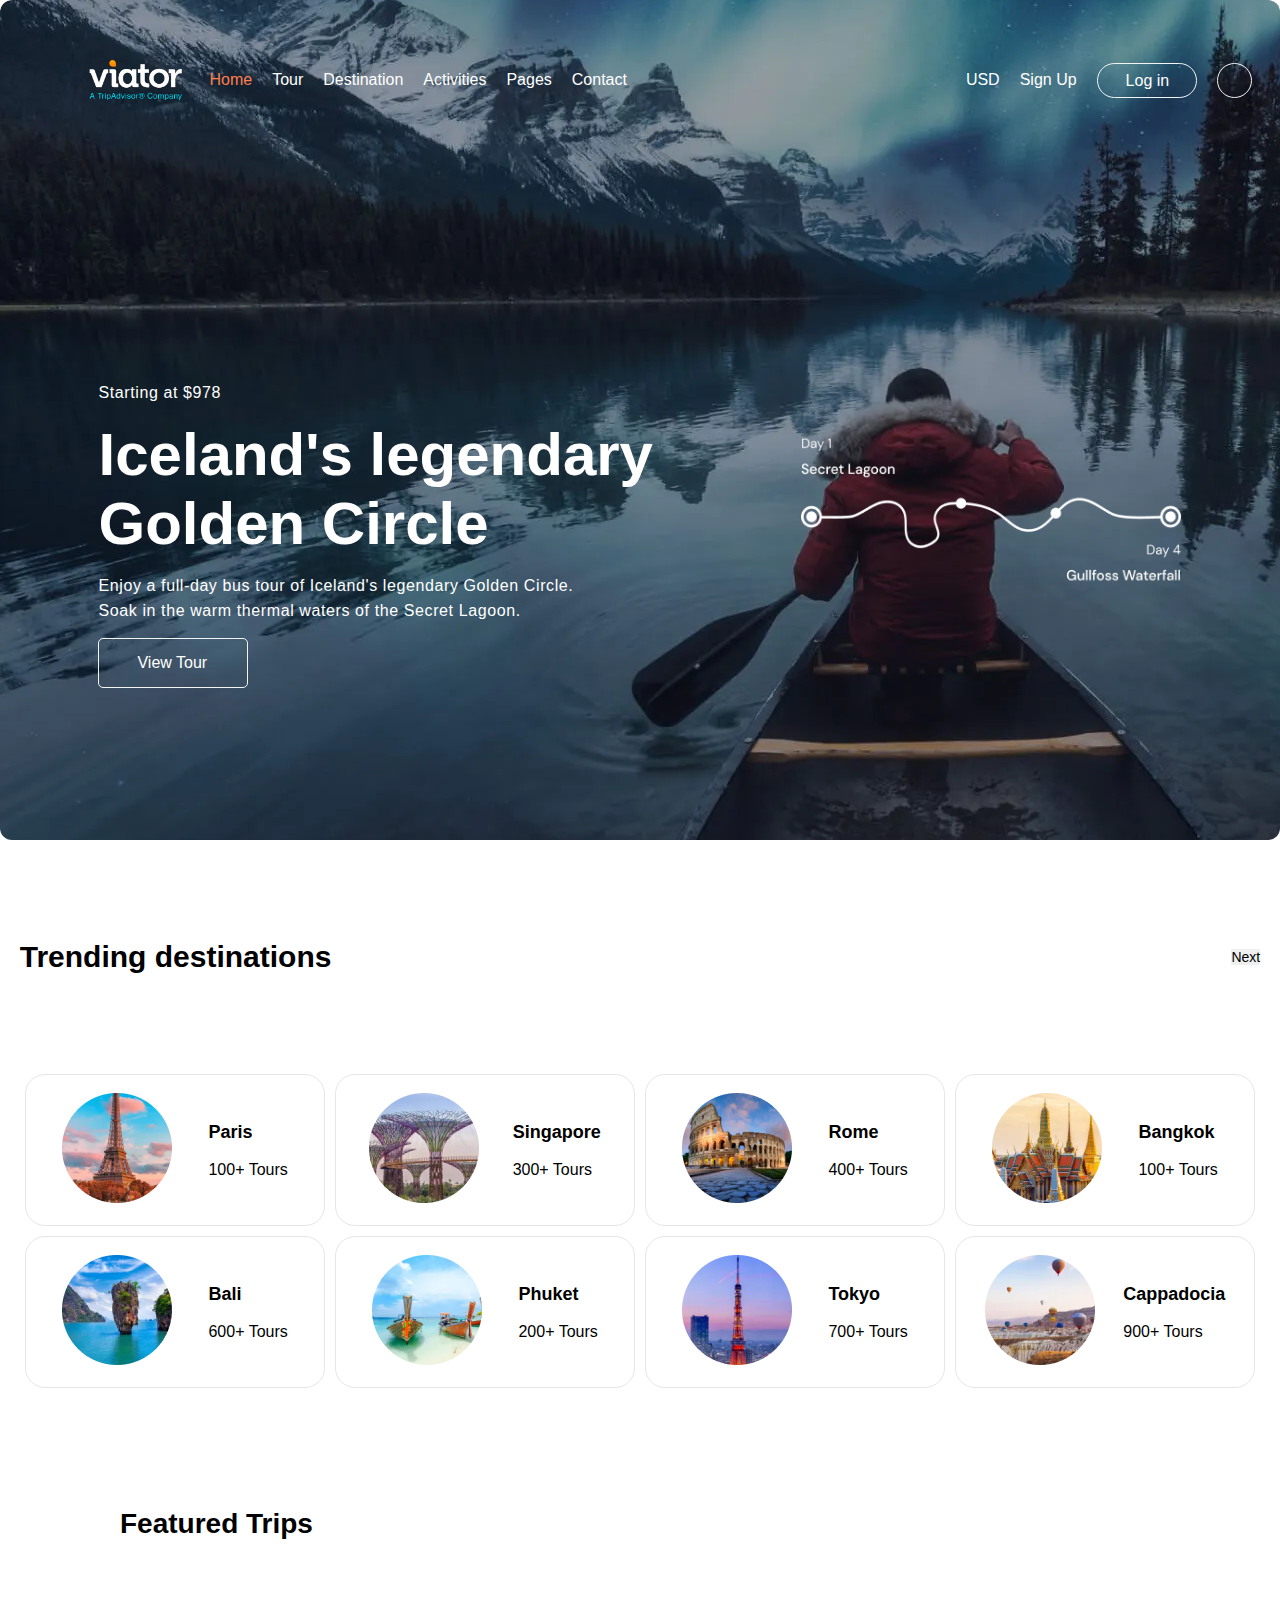
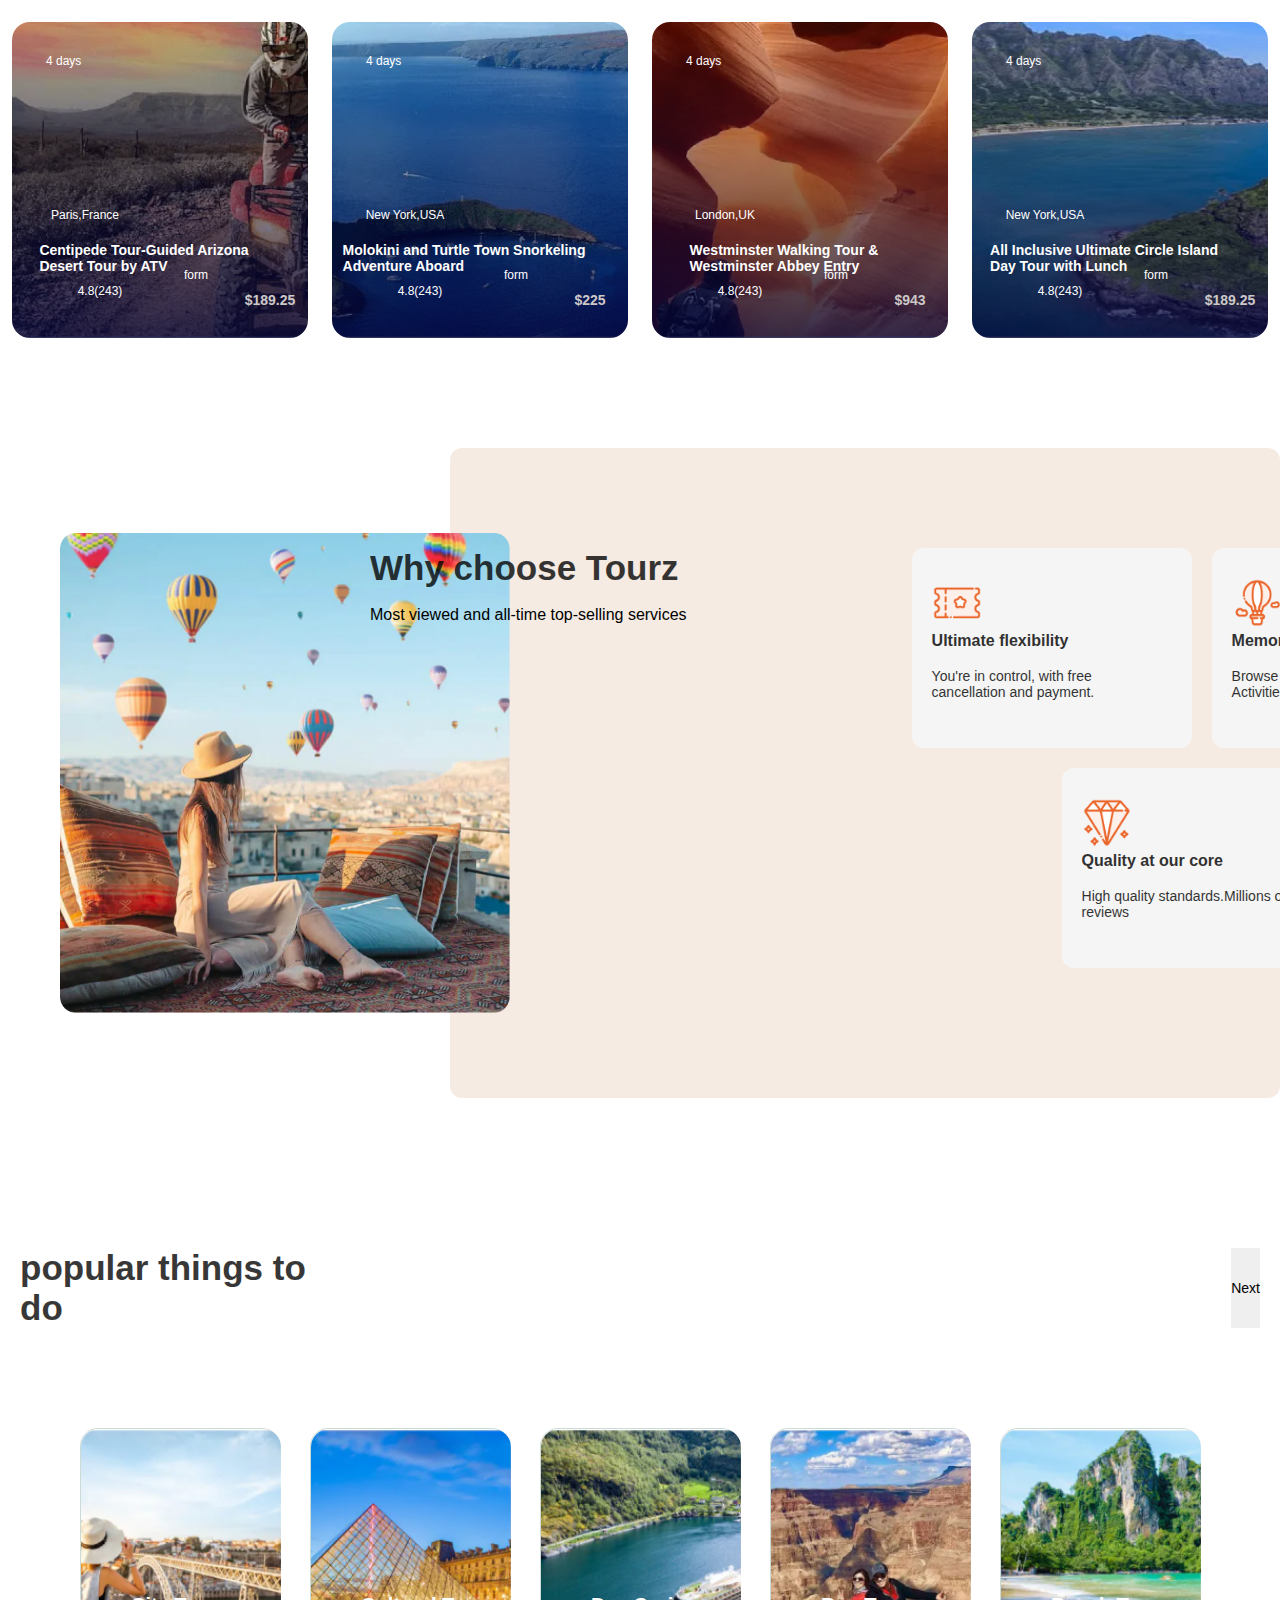
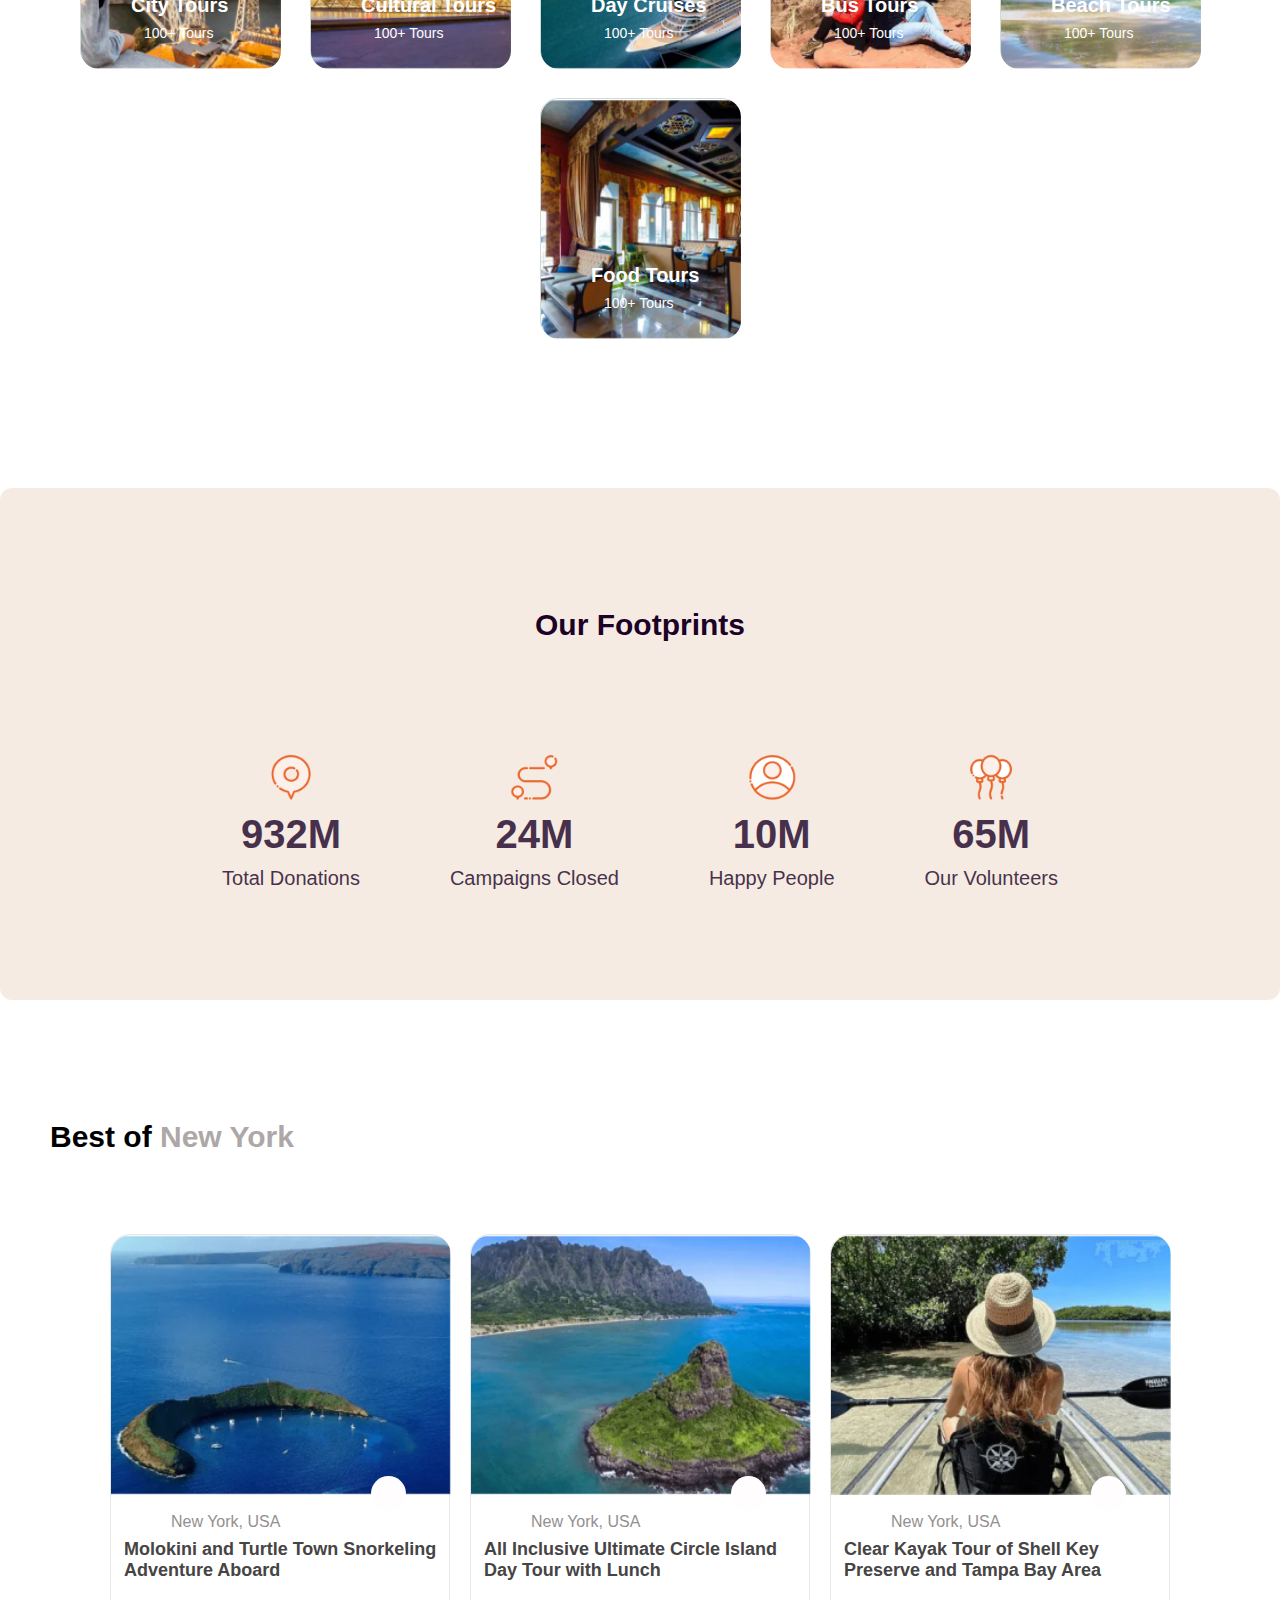
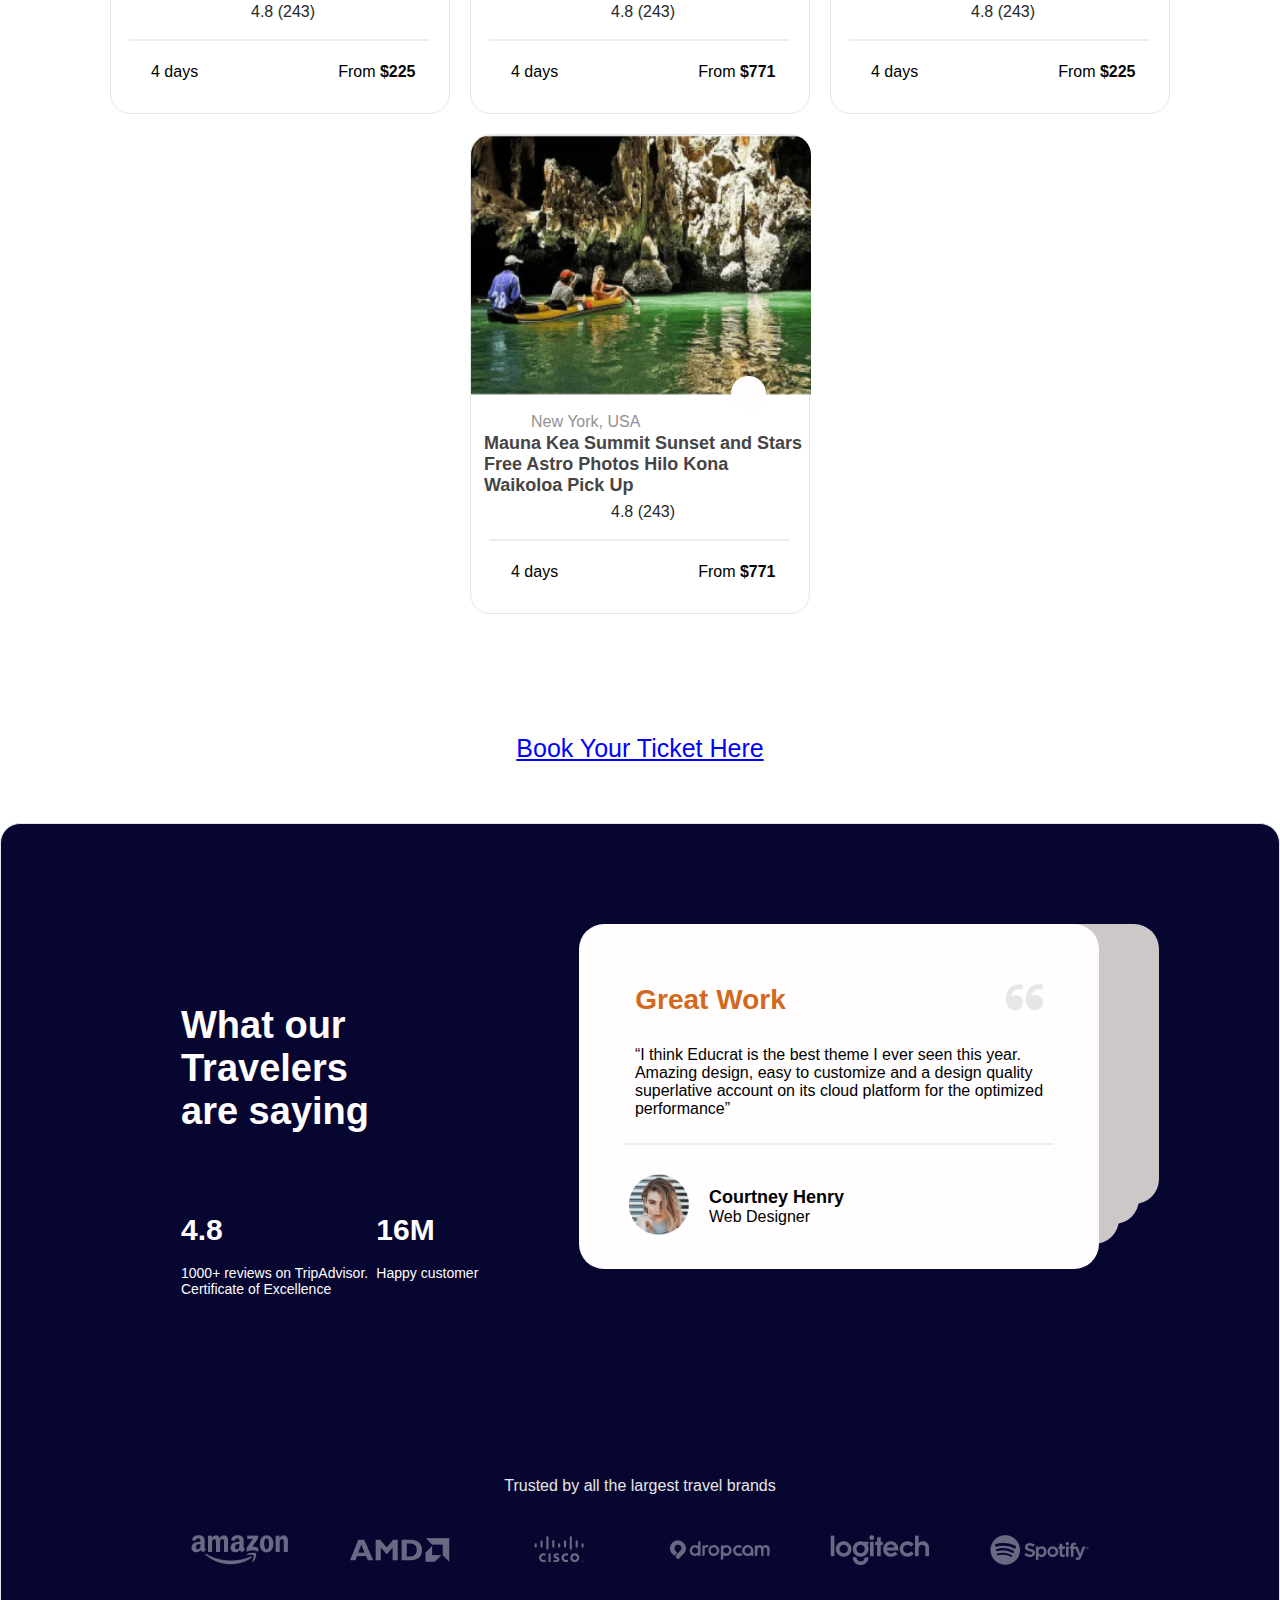
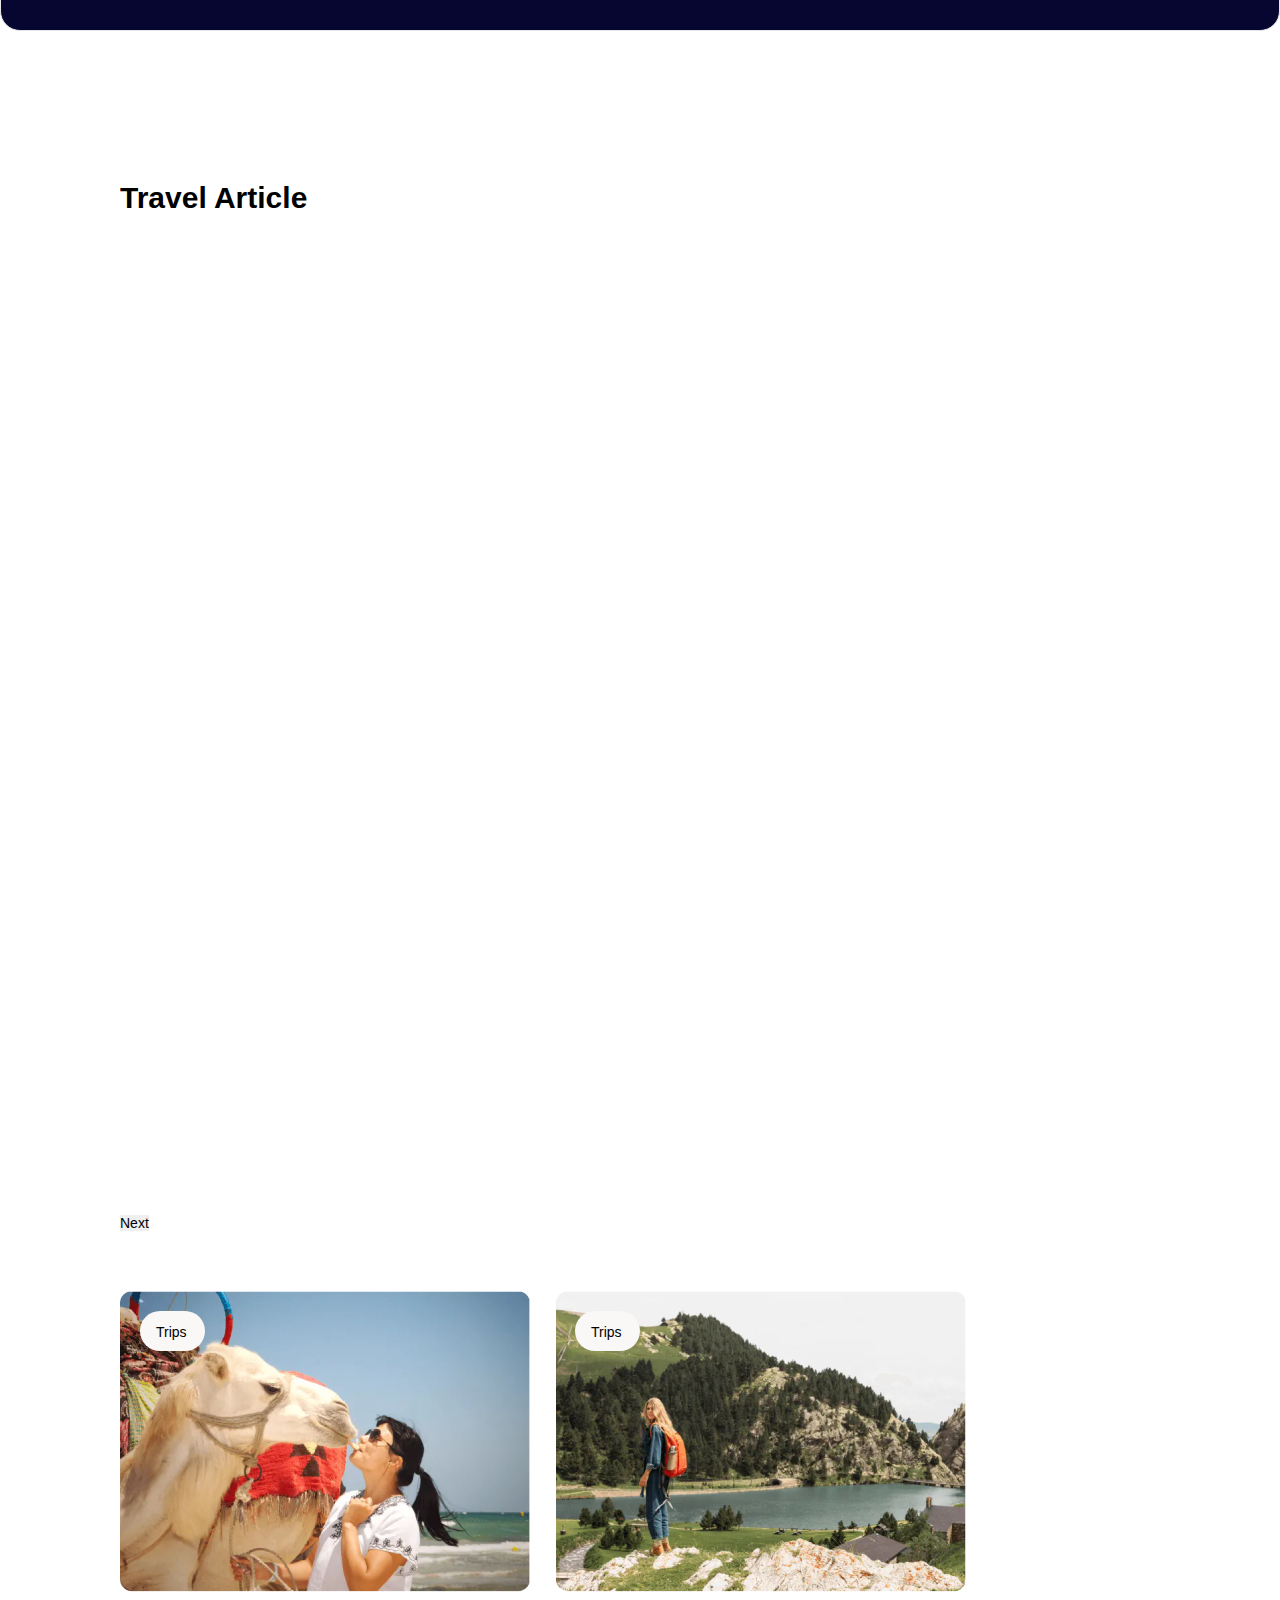
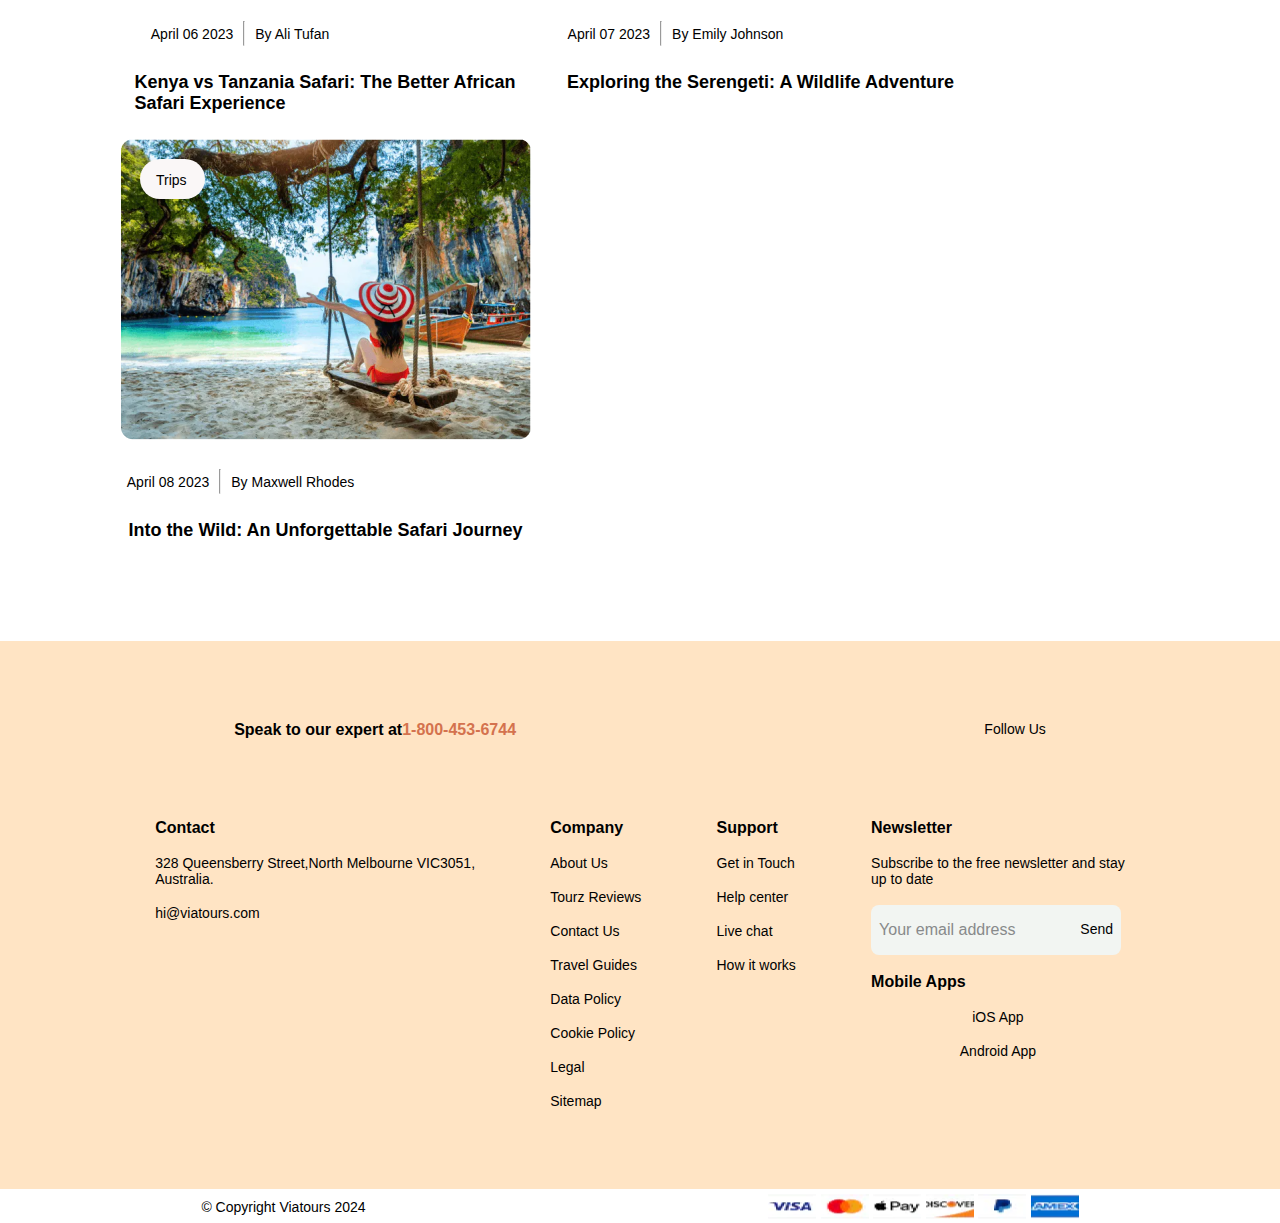
<file: index.html>
<!DOCTYPE html>
<html lang="en">
<head>
    <meta charset="UTF-8">
    <meta name="viewport" content="width=device-width, initial-scale=1.0">
    <title>Home-9travel</title>

    <!-- Stylesheet  -->
    <link rel="stylesheet" href="./style.css" />

    <!-- Font Asw-some  -->
    <link
        rel="stylesheet"
        href="https://cdnjs.cloudflare.com/ajax/libs/font-awesome/6.5.1/css/all.min.css"
        integrity="sha512-DTOQO9RWCH3ppGqcWaEA1BIZOC6xxalwEsw9c2QQeAIftl+Vegovlnee1c9QX4TctnWMn13TZye+giMm8e2LwA=="
        crossorigin="anonymous"
        referrerpolicy="no-referrer"
    />

    <!-- Google Fonts  -->
    <link rel="preconnect" href="https://fonts.googleapis.com" />
    
</head>
<body>
<section class="container">
    <div class="header-container">
         <!-- navbar --><!-- hero-section-->
        <div class="nav">
            <div class="menubar">
                <div class="menu-left">
                    <img src="./assets/viator-logo.png" alt="logo">
                    <p>Home</p>
                </div>
                <div class="nav-links">
                    <a href="#Tour">Tour</a>
                    <a href="#Destination">Destination</a>
                    <a href="#Activities">Activities</a>
                    <a href="#Pages">Pages</a>
                    <a href="#Contact">Contact</a>
                </div>
            </div>
            <div class="menubar">
                <div class="menu-right">
                    <a href="#USD">USD</a>
                    <a href="#Sign-up">Sign Up</a>
                    <div class="box1">Log in</div>
                    <div class="box"></div>  
                </div>
            </div>
            <div class="burger">
                <div class="line1"></div>
                <div class="line2"></div>
                <div class="line3"></div>
            </div>
        </div>
        <div class="hero-main">
            <div class="content-heading">
                <p>Starting at $978</p>
                <h1>Iceland's legendary<span></span>Golden Circle</h1>
                <p>Enjoy a full-day bus tour of Iceland's legendary Golden Circle.<span></span>
                    Soak in the warm thermal waters of the Secret Lagoon.</p>
                <div class="box2">View Tour</div>
            </div>
            <div class="img">
                <img src="./assets/root1.png" alt="">
            </div>
        </div>
    </div>
        
    <!---fetch destinations images--->
    <section class="TD">
        <div class="trending-pictures">
            <div class="TP-heading">
                <h2>Trending destinations</h2>
                <button class="next" id="nextBtn"><a href="index1.html">Next</a></button>
            </div>
            <div class="TP-cards">
                <div class="TPC-item1">
                    <div class="TPC-items">
                        <div class="TP-img">
                            <img src="./assets/image (7).png" alt="#">
                        </div>
                        <div class="NT">
                            <h6>Paris</h6><br>
                            <p>100+ Tours</p>
                        </div>
                    </div>
                </div>
                <div class="TPC-item2">
                    <div class="TPC-items">
                        <div class="TP-img">
                            <img src="./assets/image (8).png" alt="">
                        </div>
                        <div class="NT">
                            <h6>Singapore</h6><br>
                            <p>300+ Tours</p>
                        </div>
                    </div>
                </div>
                <div class="TPC-item3">
                    <div class="TPC-items">
                        <div class="TP-img">
                            <img src="./assets/image (9).png" alt="">
                        </div>
                        <div class="NT">
                            <h6>Rome</h6><br>
                            <p>400+ Tours</p>
                        </div>
                    </div>
                </div>
                <div class="TPC-item4">
                    <div class="TPC-items">
                        <div class="TP-img">
                            <img src="./assets/image (10).png" alt="">
                        </div>
                        <div class="NT">
                            <h6>Bangkok</h6><br>
                            <p>100+ Tours</p>
                        </div>
                    </div>
                </div>
                <div class="TPC-item5">
                    <div class="TPC-items">
                        <div class="TP-img">
                            <img src="./assets/image (6).png" alt="">
                        </div>
                        <div class="NT">
                            <h6>Bali</h6><br>
                            <p>600+ Tours</p>
                        </div>
                    </div>
                </div>
                <div class="TPC-item6">
                    <div class="TPC-items">
                        <div class="TP-img">
                            <img src="./assets/image (5).png" alt="">
                        </div>
                        <div class="NT">
                            <h6>Phuket</h6><br>
                            <p>200+ Tours</p>
                        </div>
                    </div>
                </div>
                <div class="TPC-item7">
                    <div class="TPC-items">
                        <div class="TP-img">
                            <img src="./assets/image (4).png" alt="">
                        </div>
                        <div class="NT"> 
                            <h6>Tokyo</h6><br>
                            <p>700+ Tours</p>
                        </div>
                    </div>
                </div>
                <div class="TPC-item8">
                    <div class="TPC-items">
                        <div class="TP-img">
                            <img src="./assets/image (1).png" alt="">
                        </div>
                        <div class="NT">
                            <h6>Cappadocia</h6><br>
                            <p>900+ Tours</p>
                        </div>
                    </div>
                </div>
            </div>
        </div>
    </section>        

    <!--  Featured images minimax-->
    <section class="featured-pictures">
        <div class="featured">
            <h1 class="featured-heading">Featured Trips</h1>
            <div class="featured-cards">
                <div class="feat-cards-item">
                    <img src="./assets/Link (9).png" alt="#" class="image1" onclick="change(this)">
                    <div class="feat-cards-items">
                        <P class="days">4 days</P>
                        <div class="msg">
                            <p class="location">Paris,France</p>
                            <h4 class="area">Centipede Tour-Guided Arizona<span></span>Desert Tour by ATV</h4>
                            <p class="rating">4.8(243)</p>
                        </div>
                        <div class="fc">
                            <p class="fr">form</p>
                            <h3 class="cost">$189.25</h3>
                        </div>
                    </div>
                </div>
                <div class="feat-cards-item">
                    <img src="./assets/Link (10).png" alt="#" class="image1" onclick="change(this)">
                    <div class="feat-cards-items">
                        <P class="days">4 days</P>
                        <div class="msg">
                            <p class="location">New York,USA</p>
                            <h4 class="area">Molokini and Turtle Town Snorkeling<span></span>Adventure Aboard</h4>
                            <p class="rating">4.8(243)</p>
                        </div>
                        <div class="fc">
                            <p class="fr">form</p>
                            <h3 class="cost">$225</h3>
                        </div>
                    </div>
                </div>
                <div class="feat-cards-item">
                    <img src="./assets/Link (11).png" alt="#" class="image1" onclick="change(this)">
                    <div class="feat-cards-items">
                        <P class="days">4 days</P>
                        <div class="msg">
                            <p class="location">London,UK</p>
                            <h4 class="area">Westminster Walking Tour & <span></span>Westminster Abbey Entry</h4>
                            <p class="rating">4.8(243)</p>
                        </div>
                        <div class="fc">
                            <p class="fr">form</p>
                            <h3 class="cost">$943</h3>
                        </div>
                    </div>
                </div>
                <div class="feat-cards-item">
                    <img src="./assets/Link (1).png" alt="#" class="image1" onclick="change(this)">
                    <div class="feat-cards-items">
                        <P class="days">4 days</P>
                        <div class="msg">
                            <p class="location">New York,USA</p>
                            <h4 class="area">All Inclusive Ultimate Circle Island<span></span>Day Tour with Lunch</h4>
                            <p class="rating">4.8(243)</p>
                        </div>
                        <div class="fc">
                            <p class="fr">form</p>
                            <h3 class="cost">$189.25</h3>
                        </div>
                    </div>
                </div>
            </div>
        </div>
    </section>
    
    <!-- choosetours -->
    <section class="choosetours">
        <div class="choose-img">
            <img src="./assets/image (01).png" alt="#">
        </div>
        <div class="WCT">
            <div class="choose-heading">
                <h2>Why choose Tourz</h2><br>
                <p>Most viewed and all-time top-selling services</p>
            </div>
            <div class="CCards">
                <div class="choose-card1">
                    <img src="./assets/ticket.svg.png" width=50px; height=50px; alt="#">
                    <h3>Ultimate flexibility</h3><br>
                    <p>You're in control, with free<span></span>cancellation and payment.</p>  
                </div>
                <div class="choose-card1">
                    <img src="./assets/hot-air-balloon.svg.png" width=50px; height=50px; alt="#">
                    <h3>Memorable experiences</h3><br>
                    <p>Browse and book tours and <span></span>Activities so incredible.</p>  
                </div>
                <div class="choose-card1">
                    <img src="./assets/diamond.svg.png" width=50px; height=50px; alt="#">
                    <h3>Quality at our core</h3><br>
                    <p>High quality standards.Millions of<span></span>reviews</p>  
                </div>
            </div>
        </div>
    </section>

    <!-- popular -->
    <section class="popular">
        <div class="PH">
            <div class="popular-heading">
                <h2>popular things to do</h2>
                <button class="next" id="nextBtn"><a href="./index1.html">Next</a></button>
            </div>
            <div class="PC">
                <div class="PCS">
                    <img src="./assets/image (03).png">
                    <h6>City Tours</h6><br>
                    <P>100+ Tours</P>
                </div>
                <div class="PCS">
                    <img src="./assets/image (04).png">
                    <h6>Cultural Tours</h6><br>
                    <P>100+ Tours</P>
                </div>
                <div class="PCS">
                    <img src="./assets/image (05).png">
                    <h6>Day Cruises</h6><br>
                    <P>100+ Tours</P>
                </div>
                <div class="PCS">
                    <img src="./assets/image (06).png">
                    <h6>Bus Tours </h6><br>
                    <P>100+ Tours</P>
                </div>
                <div class="PCS">
                    <img src="./assets/image (07).png">
                    <h6>Beach Tours</h6><br>
                    <P>100+ Tours</P>
                </div>
                <div class="PCS">
                    <img src="./assets/image (08).png">
                    <h6>Food Tours</h6><br>
                    <P>100+ Tours</P>
                </div>
            </div>
        </div>
    </section>

    <!--fetch-products--with-nextButton-->
    
    
    <!--Footprints -->
    <section class="ourfootprint"> 
        <div class="footprint-text">
            <h3>Our Footprints</h3>
        </div>
        <div class="ouritems">
          <div class="ouritems1">
            <img src="./assets/1.svg.png" width=50px; height=50px; alt="#">
              <h2>932M</h2>
              <p>Total Donations</p>
          </div>
          <div class="ouritems1">
            <img src="./assets/2.svg.png" width=50px; height=50px; alt="#">
              <h2>24M</h2>
              <p>Campaigns Closed</p>
          </div>
          <div class="ouritems1">
            <img src="./assets/3.svg.png" width=50px; height=50px;  alt="#">
              <h2>10M</h2>
              <p>Happy People</p>
          </div>
          <div class="ouritems1">
            <img src="./assets/4.svg.png" width=50px; height=50px; alt="#">
              <h2>65M</h2>
              <P>Our Volunteers</P>
          </div>
        </div>
    </section>

    <!-- best-swiper -->
    <section class="best">
        <h2>Best of <span>New York</span></h2>
        <div class="best-cards">
            <div class="CC">
            <img src="/assets/image (11).png" alt="#">
                <div class="CD">
                <div class="CDT">
                    <div class="box4"></div>
                    <p class="A"> New York, USA</p>
                    <h6 class="T">Molokini and Turtle Town<span></span>
                        Snorkeling Adventure Aboard</h6>
                        <p class="R">4.8 (243)</p>
                </div>
                <hr>
                <div class="CN">
                    <p class="D">4 days</p>
                    <p class="F">From <span>$225</span></p>
                    <!-- <h6>$225</h6> -->
                </div>
                </div>
            </div>
            <div class="CC">
                <img src="./assets/image (12).png" alt="#">
                  <div class="CD">
                    <div class="CDT">
                        <div class="box4"></div>
                      <p class="A"> New York, USA</p>
                      <h6 class="T">All Inclusive Ultimate Circle Island<span></span>
                        Day Tour with Lunch</h6>
                          <p class="R">4.8 (243)</p>
                    </div>
                    <hr>
                    <div class="CN">
                      <p class="D">4 days</p>
                      <p class="F">From <span>$771</span></p>
                      <!-- <h6>$771</h6> -->
                    </div>
            </div>
            </div>
            <div class="CC">
                <img src="./assets/image (13).png" alt="#">
                <div class="CD">
                    <div class="CDT">
                        <div class="box4"></div>
                    <p class="A"> New York, USA</p>
                    <h6 class="T">Clear Kayak Tour of Shell Key<span></span>
                        Preserve and Tampa Bay Area</h6>
                        <p class="R">4.8 (243)</p>
                    </div>
                    <hr>
                    <div class="CN">
                    <p class="D">4 days</p>
                    <p class="F">From <span>$225</span></p>
                    </div>
                </div>
            </div>
            <div class="CC">
                <img src="./assets/image (14).png" alt="#">
                <div class="CD">
                    <div class="CDT">
                        <div class="box4"></div>
                        <p class="A"> New York, USA</p>
                        <h6 class="T1">Mauna Kea Summit Sunset and<span></span>
                        Stars Free Astro Photos Hilo Kona<span></span>
                        Waikoloa Pick Up</h6>
                        <p class="R">4.8 (243)</p>
                    </div>
                    <hr>
                    <div class="CN">
                        <p class="D">4 days</p>
                        <p class="F">From <span>$771</span></p>
                    </div>
                </div>
            </div>
        </div>
    </section>

    <!-- ticket-data on click -->

    <div class="Ticket-Booking">
        <a href="index2.html">Book Your Ticket Here</a>
    </div>
        
    <!-- WTS-section -->
    <section class="WTS-container">
        <div class="RB">
            <div class="RB-heading">
                <h3>What our Travelers<span></span>are saying</h3>
            </div>
            <div class="RB-m">
                <div class="MB-rr">
                    <h2>4.8</h2><br>
                    <p>1000+ reviews on TripAdvisor.<span></span>
                        Certificate of Excellence</p>
                </div>
                <div class="MB-rr">
                    <h2>16M</h2><br>
                    <p> Happy customer</p>
                </div>
            </div>
        </div>
        <div class="box6"></div>
        <div class="box7"></div>
        <div class="box8"></div>
        <div class="box5">
            <div class="MB-content">
                <div class="MB-h">
                    <h6>Great Work</h6>
                    <div class="MB-i">
                        <img src="./assets/SVG.png" alt="#">
                    </div>
                </div>
                <div class="MB-p">
                    <P>“I think Educrat is the best theme I ever seen this year.<span></span>
                        Amazing design, easy to customize and a design quality<span></span>
                        superlative account on its cloud platform for the optimized<span></span>
                        performance”</P>
                </div>
                <hr>
                <div class="MB-ff">
                    <div class="MB-fi">
                        <img src="./assets/image (02).png" alt="#">
                    </div>
                    <div class="MB-fm">
                        <h6>Courtney Henry</h6><span></span>
                        <p>Web Designer</p>
                    </div>
                </div>
            </div>
        </div>
        <div class="WTS-icons">
            <p class="info">Trusted by all the largest travel brands</p>
            <div class="img-icons">
                <div class="II">
                    <img src="./assets/5.svg.png" alt="#">
                </div>
                <div class="II">
                    <img src="./assets/6.svg.png" alt="#">
                </div>
                <div class="II">
                    <img src="./assets/7.svg.png" alt="#">
                </div>
                <div class="II">
                    <img src="./assets/8.svg.png" alt="#">
                </div>
                <div class="II">
                    <img src="./assets/9.svg.png" alt="#">
                </div>
                <div class="II">
                    <img src="./assets/10.svg.png" alt="#">
                </div>
            </div>
        </div>
    </section>
    
    <!-- Travel-article -->
    <section class="Travel-article">
        <div class="TA">
            <div class="travel-pictures">
                <div class="TA-heading">
                    <h2>Travel Article</h2>
                    <button class="next" id="nextBtn"><a href="index1.html">Next</a></button>
                </div>
                <div class="TA-cards">
                    <div class="TAC-item1">
                        <div class="TAC-items">
                            <div class="TA-img">
                                <img src="./assets/image (15).png" alt="#">
                                <div class="box9">
                                    <p>Trips</p>
                                </div>
                            </div>
                            <div class="DD">
                                <p>April 06 2023</p>
                                <hr>
                                <p>By Ali Tufan</p>
                            </div>
                            <h6>Kenya vs Tanzania Safari: The Better African<br>
                                Safari Experience</h6>
                        </div>
                    </div>
                    <div class="TAC-item1">
                        <div class="TAC-items">
                            <div class="TA-img">
                                <img src="./assets/image (16).png" alt="#">
                                <div class="box9">
                                    <p>Trips</p>
                                </div>
                            </div>
                            <div class="DD">
                                <p>April 07 2023</p>
                                <hr>
                                <p>By Emily Johnson</p>
                            </div>
                            <h6>Exploring the Serengeti: A Wildlife Adventure</h6>
                        </div>
                    </div>
                    <div class="TAC-item1">
                        <div class="TAC-items">
                            <div class="TA-img">
                                <img src="./assets/image (17).png" alt="#">
                                <div class="box9">
                                    <p>Trips</p>
                                </div>
                            </div>
                            <div class="DD">
                                <p>April 08 2023</p>
                                <hr>
                                <p>By Maxwell Rhodes</p>
                            </div>
                            <h6>Into the Wild: An Unforgettable Safari Journey</h6>
                        </div>
                    </div>
                </div>
            </div>
        </div>         
    </section>

    <!-- footer -->
    <footer class="ftr">
        <div class="ftr-heading">
            <h6>Speak to our expert at<span>1-800-453-6744</span></h6>
            <p>Follow Us</p>
        </div>
        <div class="ftr-items">
            <div class="FCI">
                <h6>Contact</h6><br>
                <p>328 Queensberry Street,North Melbourne VIC3051,
                <span></span>Australia.</p><br>
                <P>hi@viatours.com</P>
            </div>
            <div class="FCI">
                <h6>Company</h6><br>
                <p>About Us</p><br>
                <p>Tourz Reviews</p><br>
                <p>Contact Us</p><br>
                <p>Travel Guides</p><br>
                <P>Data Policy</P><br>
                <P>Cookie Policy</P><br>
                <P>Legal</P><br>
                <P>Sitemap</P>
            </div>
            <div class="FCI">
                <h6>Support</h6><br>
                <p>Get in Touch</p><br>
                <p>Help center</p><br>
                <p>Live chat</p><br>
                <p>How it works</p>
            </div>
            <div class="FCI">
                <h6>Newsletter</h6><br>
                <p>Subscribe to the free newsletter and stay<span></span>
                    up to date</p><br>
                    <div class="box3">
                        <a>Your email address</a>
                        <p>Send</p>
                    </div><br>
                <div class="ftrI">
                    <h6>Mobile Apps</h6><br>
                    <p>iOS App</p><br>
                    <p>Android App</p>
                </div>
            </div>
        </div> 
    </footer>
    <div class="ftr-bottom">
        <p>© Copyright Viatours 2024</p>
        <div class="fter-imgs">
            <img src="./assets/footer.png"  alt="#">
            <img src="./assets/footer (1).png"  alt="#">
            <img src="./assets/footer (2).png"  alt="#">
            <img src="./assets/footer (3).png"  alt="#">
            <img src="./assets/footer (4).png"  alt="#">
            <img src="./assets/footer (5).png"  alt="#">
        </div>
    </div>

</section>
    <script src="./app.js"></script>
    </body>
</html>
</file>
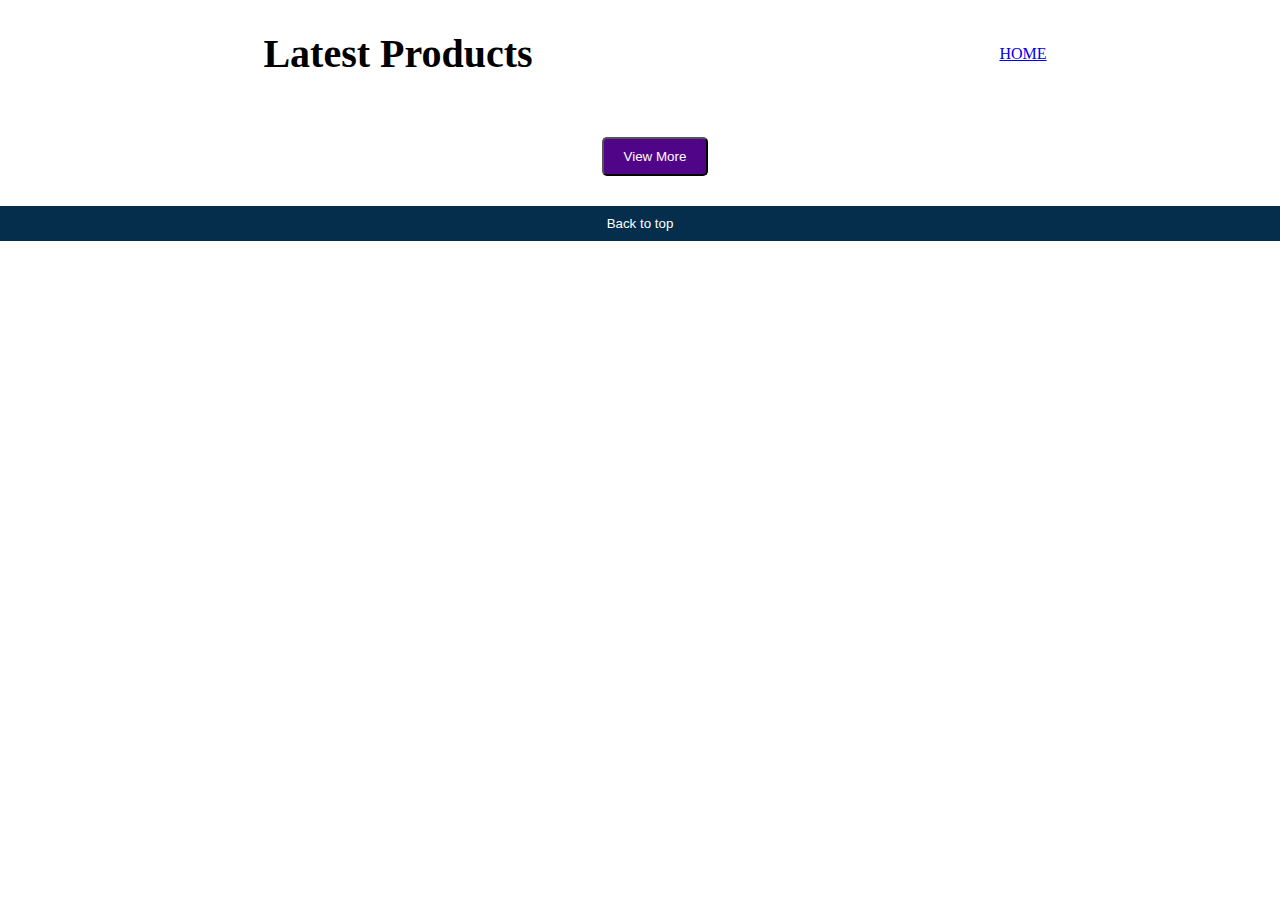
<file: index1.html>
<!DOCTYPE html>
<html lang="en">
<head>
    <meta charset="UTF-8">
    <meta name="viewport" content="width=device-width, initial-scale=1.0">
    <title>TTfetch</title>

     <!-- Stylesheet  -->
     <link rel="stylesheet" href="./style1.css" />

     <!-- Font Asw-some  -->
     <link
         rel="stylesheet"
         href="https://cdnjs.cloudflare.com/ajax/libs/font-awesome/6.5.1/css/all.min.css"
         integrity="sha512-DTOQO9RWCH3ppGqcWaEA1BIZOC6xxalwEsw9c2QQeAIftl+Vegovlnee1c9QX4TctnWMn13TZye+giMm8e2LwA=="
         crossorigin="anonymous"
         referrerpolicy="no-referrer"
     />
 
     <!-- Google Fonts  -->
     <link rel="preconnect" href="https://fonts.googleapis.com" />
</head>

<body>
<!-- fetch -->

<section class="produts_container">
    <div class="product_heading">
      <h2>Latest Products</h2>
      <a href="index.html">HOME</a>
    </div>

    <div class="product_card" id="product_card"></div>

    <button class="view-more" id="loadMoreBtn">View More</button>
  </section>

  <button class="btn" onclick=some() id="some">Back to top</button>
  <script>
      function some(){
          window.scroll(0,0)
          console.log("text")
      }
  </script>

    <script src="./app1.js"></script>
</body>
</html>
</file>
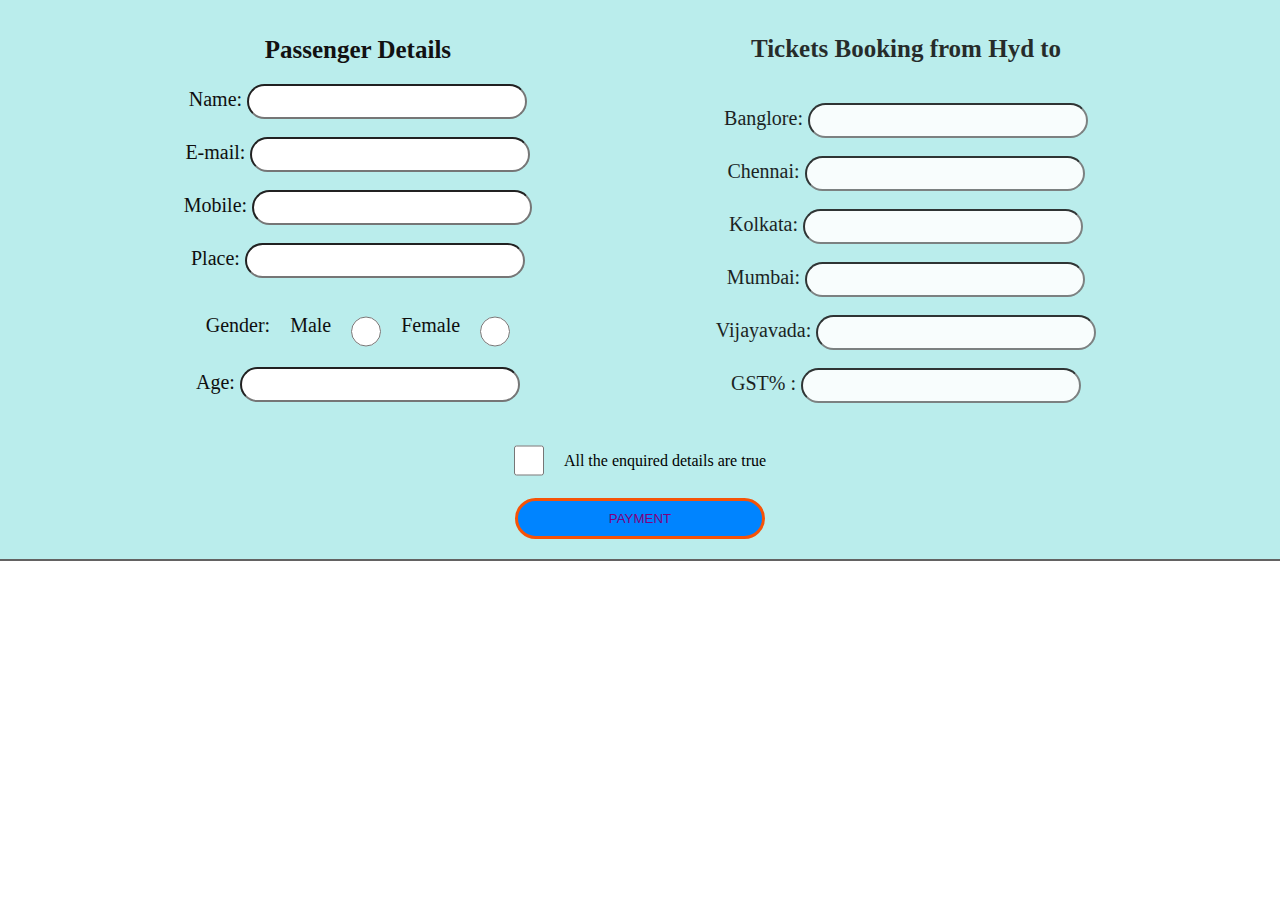
<file: index2.html>
<!DOCTYPE html>
<html lang="en">
<head>
    <meta charset="UTF-8">
    <meta name="viewport" content="width=device-width, initial-scale=1.0">
    <title>TTicket-gst</title>

    <!-- Stylesheet  -->
    <link rel="stylesheet" href="./style2.css" />

    <!-- Font Asw-some  -->
    <link
        rel="stylesheet"
        href="https://cdnjs.cloudflare.com/ajax/libs/font-awesome/6.5.1/css/all.min.css"
        integrity="sha512-DTOQO9RWCH3ppGqcWaEA1BIZOC6xxalwEsw9c2QQeAIftl+Vegovlnee1c9QX4TctnWMn13TZye+giMm8e2LwA=="
        crossorigin="anonymous"
        referrerpolicy="no-referrer"
    />

    <!-- Google Fonts  -->
    <link rel="preconnect" href="https://fonts.googleapis.com" />
</head>
<body>
  <section class="TTicket">
      <div class="section">
        <div class="section1">
          <h1>Passenger Details</h1>
          <div class="row1">
            <div>
              <label for="nameInput">Name:</label>
              <input type="text" id="nameInput" />
            </div>
            <div>
              <label for="emailInput">E-mail:</label>
              <input type="email" id="emailInput" />
            </div>
            <div>
              <label for="mobileInput">Mobile:</label>
              <input type="tel" id="mobileInput" />
            </div>
            <div>
              <label for="placeInput">Place:</label>
              <input type="text" id="placeInput" />
            </div>
            <div>
              
            </div>
            <div class="gi">
              <label for="genderInput">Gender: </label>
              <p>Male</p>
              <input type="Radio" name="genderInput">
              <p>Female</p>
              <input type="Radio" name="genderInput">
            </div>
            <div>
              <label for="ageInput">Age:</label>
              <input type="num" id="ageInput" />
            </div>
          </div>
        </div>
        <div class="section2">
          <h1>Tickets Booking  from Hyd to</h1>
          <div class="row2">
            <div>
              <label for="Banglore">Banglore:</label>
              <input type="number" id="Banglore"/>
            </div>
            <div>
              <label for="Chennai">Chennai:</label>
              <input type="number" id="Chennai" />
            </div>
            <div>
              <label for="Kolkata">Kolkata:</label>
              <input type="number" id="Kolkata" />
            </div>
            <div>
              <label for="Mumbai">Mumbai:</label>
              <input type="number" id="Mumbai" />
            </div>
            <div>
              <label for="Vijayavada">Vijayavada:</label>
              <input type="number" id="Vijayavada" />
            </div>
            <div>
              <label for="gstInput">GST% :</label>
              <input type="number" id="gstInput" />
            </div>
          </div>
        </div>
      </div>
      <div class="go">
        <div class="ck">
          <input type="checkbox">
          <p>All the enquired details are true</p> 
        </div>
        <button type="button" id="paymentBtn">PAYMENT</button>
      </div>
        <div id="ticket-data" class="total-amount-card">
          <div class="data-tags">
          <p id="resName"></p>
          <p id="resMobile"></p>
          <p id="resEmail"></p>
          <p id="resPlace"></p>
          <p id="resGender"></p>
          <p id="resAge"></p>
          </div>
          <h3 id="totalAmount"></h3>
          <h3 id="totalWithGst"></h3>
        </div>
    </section>
      <script src="./app.js"></script>
</body>
</html>
</file>
<file: style.css>
*
{
    margin: 0;
    padding: 0;
    box-sizing: border-box;
    outline: none;
    font-family: 'Poppins', sans-serif;
    scroll-behavior: smooth;
    /* overflow-x: hidden; */
    /* border:1px solid red; */
}

h1,
h2,
h3,
h4,
h5,
h6,
p,
a,
li,
button,
span {
    font-family: 'Poppins', sans-serif;
    color:white;
}

a {
    text-decoration: none;
}

li {
    list-style: none;
}

button {
    border: none;
}
.container{
    width: 100%;
}
.header-container {
    background-image: url(./assets/image.png);
    background-repeat: no-repeat;
    background-image:cover;
    width: 100%;
    height: 840px;
    padding-top:30px;
    border-radius: 12px; 
}
.menu-left ,.nav-links , .menu-right {
    display: flex;
    justify-content: space-around;
    align-items: center;
    flex-wrap: wrap;
   
    gap:20px;
}
.menu-right {
    margin-left:320px ;
}
.menu-left{
    margin-left:80px;
}
.menu-left img{
    height: 100px;
    width: auto;
}
.menubar{
    display: flex;
    justify-content: center;
    align-items: center;
    gap:20px;
    flex-wrap: wrap;
}
.menu-left p{
    color: coral;
}
.nav {
    display: flex;
    justify-content:space-around;
    align-items: center; 
    flex-wrap: wrap;
} 

.box {
    height: 35px;
    width: 35px;
    background-color: none;
    border: 1px solid rgb(242, 245, 242); 
    border-radius: 50px; 
}

.box1 {
    height: 35px;
    width: 100px;
    background-color: none;
    border: 1px solid rgb(242, 245, 242); 
    border-radius: 25px; 
    color:#ffffff;
    padding-left:28px;
    padding-top: 8px;
}
.box2 {
    height: 50px;
    width: 150px;
    background-color: none;
    border: 1px solid rgb(242, 245, 242); 
    border-radius: 5px; 
    color:#ffffff;
    padding-left:38px;
    padding-top: 15px;
    opacity: 1;
}

.menubar.burger {
    display: none;
}

/* hero-Section */

.hero-main{
    display: flex;
    flex-direction:row;
    justify-content: space-evenly;
    padding-top:250px;
    flex-wrap: wrap;
}

.hero-main .img{
    padding-top:50px ;
    padding-left: 50px;
}

.hero-main .img img{
    width:380px;
    height: 160px;
} 

.content-heading {
    display:flex;
    display: flex;
    flex-direction:column;
    gap:15px;
    flex-wrap: wrap;
}

.content-heading span {
    display:block;
}

.content-heading p{
    color: white;
    text-align: left;
    font-size: 16px;
    line-height: 25px;
    letter-spacing: 0.6px;
}

.content-heading h1{
    text-align: left;
    font-size: 60px;
}

/* trending-pictures */

.trending-pictures{
    display: flex;
    justify-content: center;
    align-items: center;
    flex-wrap: wrap;
    padding:100px 0px;
}

.trending-pictures:hover{
    box-shadow:0 10px 15px rgb(129, 129, 234)
}

.TP-heading{
    display: flex;
    justify-content: center;
    align-items: center;
    gap:900px;
    padding-bottom:100px ; 
    flex-wrap: wrap;
}

.TP-heading h2 {
    font-size: 30px;
    color: black;
    opacity: 1;
}

.TP-heading button a{
    
    font-size: 14px;
    color: black;
}

.TP-cards {
    display: grid;
    grid-template-columns: repeat(4,fr);
    gap:10px;
    grid-template-areas:"TPC-item1 TPC-item2 TPC-item3 TPC-item4 "
                        "TPC-item5 TPC-item6 TPC-item7 TPC-item8";
}

.TPC-items {
    display: flex;
    justify-content:space-evenly;
    align-items: center;
    Width:300px;
    height:152px;
    border: 1px solid #E7E6E6;
    border-radius: 20px ;
    flex-wrap: wrap;
}

.TPC-items p,h6 {
    color: black;
}
.TPC-items p{
    font-size: 16px;
}
.TPC-items h6{
    font-size: 18px;
}

/* featured-images */

.msg p ,.msg h3 ,.msg h4 ,.feat-cards-items p{
    color: white;
}

.featured-heading{
    font-size: 28px;
    color: black;
    padding-top:20px;
    padding-bottom: 80px;
    padding-left: 120px;
    opacity: 1;
}

.feat-cards-items h4,.feat-cards-item h3{
    
    font-size: 14px;
    opacity: 1;
}

.feat-cards-items p{
    font-size: 12px;
    opacity: 1;
    position: relative;
    top:-290px;
    left:36px;
}

.feat-cards-item img{
    width: 300px;
    height: 320px;
    border: 1px solid #E7E6E6;
    border-radius: 20px ;
}

.featured-cards{
    display: flex;
    align-items: center;
    justify-content: center;
    gap: 20px;
    /* padding-bottom: 100px; */
    flex-wrap: wrap;
}

.msg, .fc{
    display:flex;
    justify-content: center;
    align-items: center;
    flex-direction: column;
}

.msg .location{
    position: relative;
    top:-150px;
    left:-75px;
}

.msg .area{
    position: relative;
    top:-130px;
    left:-16px;
}

.msg .rating{
    position: relative;
    top:-120px;
    left:-60px;
}

.msg h4 span {
    display: block;
    
}

.fc .cost{
    position: relative;
    color: #ccc8c8;
    bottom:140px;
    right:-110px;
}
.fc .fr{
    position: relative;
    top:-150px;
    right:-110px;
}

.feat-cards-item img{
    /* height: 280px;
    width:378px; */
    border: 2px solid white;
}

.maximum{
    border: 2px solid rgb(23, 23, 23);
    z-index: 9999999;
    cursor: pointer;
    display: block;
    width: 300px;
    height: 320px;
    /* width:100%;
    height: 100vh;  */
    position: fixed;
    left:38%; 
    top:300px;
    background-color: rgb(242, 238, 238); 
}

/* choosetours */

.choosetours {
    display: flex;
    align-items: center;
    /* gap:50px; */
}
.choosetours .choose-img{

    position: relative;
    left:60px;
    top:2px;   
}
.choosetours h1,h3,h2,p{
    color: black;
}
.WCT {
    display: flex;
    align-items: center;
    flex-direction:column;
    flex-wrap: wrap;
    gap:100px;
    height:650px;
    width:90%;
    background-color: rgb(245, 235, 227);
    border-radius: 12px;
    padding-top: 100px;
}

/* choose-heading */

.choose-img img{
    height:480px; 
    width:450px;
}

.choosetours .CCards{
    display: flex;
    justify-content:center;  
    gap:20px;
    position: relative;
    flex-wrap: wrap;
    right:80px; 
}

.choose-card1{
    padding-top: 30px;
    height:200px;
    width:280px;
    background-color:whitesmoke;
    border-radius: 12px;
    padding-left: 20px;
}

.choose-heading{
    position: relative;
    right:80px; 
}

.choose-heading h2{
    font-size: 35px;
    opacity: 0.8;
    color: #060606;
}

.choose-card1 span{
    display: block;
}

.choose-card1 h3{
    font-size: 16px;
    opacity: 0.8;

}

.choose-card1 p{
    font-size: 14px;
    opacity: 0.8;
}

/* popular Section */

.popular{ 
    padding: 150px 20px;
}

.PH{
    display: flex;
    align-items: center;
    flex-direction:column;
    justify-content:center;
    flex-wrap: wrap;
}

.popular-heading {
    display: flex;
    gap: 900px;
    padding-bottom: 100px;
}

.popular-heading h2{
    font-size:35px;
    opacity: 0.8;
    color: #060606;
}

.popular-heading button a{
    font-size: 14px;
    color: black;
    direction: none;
}

.PC{
    display: flex;
    align-items: center;
    justify-content: center; 
    /* space-around; */
    flex-wrap: wrap;
    gap: 30px;
}

.PC .PCS img{
    width: 200px;
    height: 240px ;
    border-radius: 18px;
}

.PCS{
    width: 200px;
    height: 240px ;
    border: 1px solid #064A3733;
    border-radius: 18px;
    position: relative;
}

.PCS h6 {
    position: absolute;
    bottom: 50px;
    left:50px;
    font-size: 20px;
    color: white;
}

.PCS p{
    position: absolute;
    color: white;
    bottom: -24px;
    left:63px; 
    font-weight: medium;
    font-size: 14px;
    padding: 50px 0px;
    opacity: 1;
}

/* Footprints */

.ourfootprint{
    background-color: rgb(245, 235, 227);
    border-radius: 12px;
}
.ouritems {
    display: flex;
    justify-content:center;
    gap:90px;
    padding:110px;
    
}
.ouritems1 {
    display: flex;
    flex-direction:column;
    justify-content: space-evenly;
    align-items: center;
    flex-wrap: wrap;
} 
.footprint-text h3 {
    text-align: center;
    font-size: 30px;
    color: rgb(27, 2, 38);
    opacity: 1;
    padding-top:120px;
} 

.ouritems1 h2 {
    text-align: center;
    font-size: 40px;
    color:rgb(27, 2, 38);
    opacity: 0.8;
    margin-top: 10px;
}

.ouritems1 p {
    text-align: center;
    font-size: 20px;
    color:rgb(27, 2, 38);
    opacity: 0.8;
    margin-top: 10px;
}  

/* best-swiper */

.best{
    padding:120px 0px;
}
.best h2 {
    font-size: 30px;
    color: black;
    padding-left: 50px;
}
.best h2 span {

    color: #ada7a7;
}
.best-cards{
    display: flex;
    justify-content: center;
    flex-direction: row;
    align-items: center;
    flex-wrap: wrap;
    gap:20px;
    padding-top: 80px; 
}
.CC{
    Width:340px;
    height:480px;
    border: 1px solid #E7E6E6;
    border-radius: 20px ;
}
.CC img{
    height:260px; 
    width:340px;
    border-top-left-radius:20px;
    border-top-right-radius:20px;
}
.CD{
    display: flex;
    position: relative;
}
.CN {
    display: flex;
    justify-content:center;
    align-items: center;
    flex-wrap: wrap;
    gap:140px;
    position: absolute;
    bottom:-180px; 
    left:40px;
}
.CDT .T{
    font-size: 18px;
    color: #464444;
    opacity: 1;
    position: absolute;
    bottom: -80px;
    left:13px;
}
.CDT .T1{
    font-size: 18px;
    color: #464444;
    opacity: 1;
    position: absolute;
    bottom: -95px;
    left:13px;
}

.CDT .A{
    font-size: 16px;
    color: #938f8f;
    opacity: 1;
    position: absolute;
    bottom: -30px;
    left:60px;
}

.CDT .R{
    font-size: 16px;
    color: #292828;
    opacity: 1;
    position: absolute;
    bottom: -120px;
    left:140px;
}

.CDT .box4{
    border-radius: 50px;
    height: 35px;
    width:35px;
    background-color: #fffdfd;
    position:absolute ;
    bottom: -10px;
    left:260px;

}

.CN span{
    font-size: 16px;
    font-weight:bold;
    color: #060606;
}

.CD hr{
    width: 300px;
    border:1px solid #f0ecec; 
    position: relative;
    right:-18px;
    bottom: -140px;
}

/* Ticket-Booking */

.Ticket-Booking{
    display: flex;
    justify-content: center;
    align-items: center;
    padding-bottom: 60px;
}
.Ticket-Booking a{
    font-size: 25px;
    color: blue;
    text-decoration: underline;
}

.Ticket-Booking a:hover{
    color: darkgoldenrod;

}

/* WTSSection */

.WTS-container{
    background-color: rgb(6, 6, 49);
    border: 1px solid #E7E6E6;
    border-radius: 20px ;
    padding-bottom: 60px;
    position: relative;
}

.RB{

    padding: 100px 100px;
}

.RB-m{
    width: 35%;
    display: flex;
    justify-content:space-between;
    padding-left:80px;
}
.MB-rr h2{
    font-size: 30px;
    color: #fffdfd;
    opacity: 1;
}

.MB-rr p{
    font-size: 14px;
    color: #fffdfd;
    opacity: 1;
}

.MB-rr span{
display: block;
}

.RB-heading h3{
    font-size: 38px;
    color: #fffdfd;
    padding-top: 80px;
    padding-left: 80px;
    padding-bottom: 80px;
    opacity: 1;
    width: 35%;
}

.RB-heading h3 span{
    display:block;
}

.WTS-icons{
    display: flex;
    align-items: center;
    justify-content: center;
    flex-direction: column;
    gap: 40px;
    padding-top: 80px;
}
.img-icons {
    display: flex;
    align-items: center;
    justify-content: center;
    flex-direction:row;
    gap: 60px;
}

.WTS-icons p{
    font-size: 16px;
    color: #E7E6E6;
    opacity: 1;
}

.box5{
    position: absolute;
    right:180px;
    top:100px;
}
.box6, .box7,.box8{
    width:320px;
    background-color: #ccc8c8;
    border-radius: 25px;
    rotation:-2°;
    
}
.box6{
    height: 320px;
    position: absolute;
    right:160px;
    top:100px;
}      

.box7{
    height: 300px;
    position: absolute;
    right:140px;
    top:100px;
} 
.box8{ 
    height: 280px;
    position: absolute;
    right:120px;
    top:100px;
}

.MB-content{
    display: flex;
    align-items: center;
    flex-direction: column;
    justify-content: center;
    flex-wrap: wrap;
    gap:70px;
    border-radius: 25px;
    height: 345px;
    width:520px;
    background-color: #fffdfd;
}
.MB-content hr{
    width: 430px;
    border:1px solid #f0ecec; 
    position: relative;
    right:0px;
    bottom: 65px;
}
.MB-h{
    display: flex;
    align-items: center;
    justify-content: center;
    gap:220px ;
    
}
.MB-h h6{
    font-size: 28px;
    color: chocolate;
}
.MB-p{

    font-size: 16px;
    margin-top:-40px;
    padding-bottom: 20px;
    /* line-break:1.5px; */

}
.MB-ff{
    display: flex;
    align-items: center;
    flex-direction:row;
    justify-content: center;
    flex-wrap: wrap;
    gap:20px;
    position:absolute ;
    bottom: 30px;
    left:50px;
}
.MB-fm h6{
    font-size: 18px;
}

.MB-p span, .MB-fm span {
    display:block;

}

/* Travel-article */

.travel-pictures {
    padding-bottom:100px ;
}

.TA-heading{
    display: flex;
    gap: 1000px;
    padding-top: 150px;
    padding-left: 120px;
    flex-wrap: wrap;
}

.TA-heading h2 {
    font-size: 30px;
    color: black;
    opacity: 1;
}

.TA-heading button a{
    font-size: 14px;
    color: black;
}

.TA-cards {
    display: flex;
    gap:25px;
    /* justify-content: space-evenly; */
    padding-left:120px;
    padding-top: 60px;
    flex-wrap: wrap;
}

.TAC-items {
    display: flex;
    justify-content:center;
    flex-direction: column;
    align-items: center;
    gap:20px;
    flex-wrap: wrap; 
    
}
.TAC-items .DD{
    display: flex;

}
.TA-img{
    position: relative; 
}
.box9{
    width:65px;
    height: 40px;
    border-radius: 25px;
    position: absolute;
    top:20px;
    left:20px;
    background-color: #faf7f7;
}

.box9 p{
    color:#060606;
    font-size: 14px;
    margin-left:6px;
    margin-top:3px;
}
.DD{
    margin-left: -170PX;
}
.DD hr{
    height:25px ;
    margin-top: 5px;
}
.TAC-items p,h6 {
    color: black;
}
.TAC-items p{
    font-size: 14px;
    opacity: 1;
    padding:10px;
}
.TAC-items h6{
    font-size: 18px;
    opacity: 1;
}

/* footer */

.ftr{
    background-color: bisque;
}
.ftr-heading {
    display: flex;
    justify-content: space-around;
    padding-top:80px;
}
.ftr-items {
    display: flex;
    justify-content: space-evenly;
    padding: 80px;
    flex-wrap: wrap;
}

.ftr h6{

    font-size: 16px;

}
.ftr p{
    font-size: 14px;
}
.ftr-bottom {
    display:flex;
    justify-content: space-around;
    padding-top: 5px;
}

.ftr-bottom p{
    font-size: 14px;
    padding-top: 5px;
}

.ftr p, .ftr h6, .ftr-bottom p {

    color:black;
}
.ftr-heading span {
    color: rgb(212, 114, 78);
    
}
.ftrI p {
    text-align: center;
}

.box3 a {
    color: rgb(136, 138, 139);
}

.FCI .box3 {
    display: flex;
    justify-content: space-between;
    height: 50px;
    width: 250px;
    background-color: rgb(242, 245, 242);
    border: none; 
    border-radius: 8px; 
    color:#535050;
    padding:8px;
    padding-top: 16px;
    opacity: 1;
    flex-wrap: wrap;
}
.FCI p span{
    display: block;
    
}

@media(max-width:950px) {

    .nav {
        padding: 0px 0px;
        display: flex;
        justify-content: space-between;
        width: 100%;
        margin: auto;
    }
    .nav_links {
        
        position: absolute;
        z-index: 99999;
        right: 0;
        top: 10vh;
        width: 100%;
        height: 90vh;
        background-color: #020108;
        display: flex;
        flex-direction: column;
        justify-content: space-evenly;
        align-items: center;
        transform: translate(-100%);
        transition: all 0.5s ease-in;
    }

    .nav-active
    {
        transform: translate(0);
    }

    .menu-right
    {
        display: none;
    }

    .nav .burger {
        display: block;
        cursor: pointer;
        transition: all 0.3s ease-in;
    }

    .nav .burger div {
        background-color: #ffffff;
        height: 3px;
        width: 25px;
        margin: 5px;
        transition: all 0.3s ease-in;
    }

    .toggle .line1
    {
        transform: rotate(-45deg) translate(-5px, 6px);
    }

    .toggle .line2{
        opacity: 0;
    }

    .toggle .line3{
        transform: rotate(45deg) translate(-5px, -6px);
    }

}
@media(max-width:768px) {
    .container{
        width: 100%;
    }
    .nav{
        justify-content: flex-start;
        display: flex;
        justify-content: space-between;
        width: 680px;
        margin: auto;
        background-image: cover;
        margin-left: -5px;
    }
    .nav .nav-links {
        position: absolute;
        z-index: 99999;
        left: 0;
        bottom:20px;
        top: 80px;
        width: 100%;
        height: 40vh;
        background-color: #123d54;
        display: flex;
        flex-direction: column;
        justify-content: space-evenly;
        align-items: center;
        transform: translateX(-150%);
        transition: all 0.5s ease-in;
    }

    .nav .menu-right{
        display: none;
    }

    .nav-active {
        transform: translate(0);
    }

    .nav .burger {
        display: block;
        cursor: pointer;
        transition: all 0.3s ease-in;
    } 
    .nav .burger div {
        background-color: white;
        height: 3px;
        width: 25px;
        margin: 5px;
        transition: all 0.3s ease-in;
    } 

    .toggle .line1
    {
        transform: rotate(-45deg) translate(-5px, 6px);
    }

    .toggle .line2{
        opacity: 0;
    }

    .toggle .line3{
        transform: rotate(45deg) translate(-5px, -6px);
    }

    .header-container {
        width:760px;
        height: 650px;
    }

    .hero-main{
        display: flex;
        padding-top:15px;
        flex-wrap: wrap;
    }
    .content-heading h1 {
        font-size: 45px;   
    }

    .TP-heading h2 {
        font-size: 20px;
    }
    .TP-heading{
        display: flex;
        gap:200px;
        padding-bottom:80px ; 
        /* flex-wrap: wrap; */
    }
    .TP-cards {
        display: grid;
        grid-template-columns: repeat(2,fr);
        gap:10px;
        grid-template-areas:"TPC-item1 TPC-item2" 
                            "TPC-item3 TPC-item4"
                            "TPC-item5 TPC-item6" 
                            "TPC-item7 TPC-item8";
    }

    .featured-heading{
        padding-top:40px;
    }

    .choose-img img{
        height:380px; 
        width:350px;
    }
    
    .choosetours .CCards{
        position: absolute;
        display: flex;
        flex-direction: column;
        gap:10px;
        padding-top: 10px;
    }

    .choose-card1{
        height:160px;
        width:200px;
        padding-top:10px;
    }

    .choose-heading{
        position:relative;
        right:-20px; 
        top:-100px;
        padding:20px;
    }

    .choose-heading h2{
        font-size: 28px;
    }

    .choose-heading p{
        font-size: 14px;
    }

    .popular{
        padding: 80px 01px;
    }
    
    .PH{
        display: flex;
        flex-direction:row;
    }
    .popular-heading {
        display: flex;
        gap: 250px;
        padding-bottom:50px;
    }

    .PC{
        display: flex;
        gap:15px;
    }

    .container {
        margin-top: 50px;
        margin-bottom:80px;
    }
    .ouritems1 h2 {
        font-size: 20px;
    }
    
    .ouritems1 p {
        font-size: 15px;
    }

    .RB{
        display: flex;
        justify-content:center;
        align-items:flex-start;
        flex-direction:column;
        padding:50px 50px;
    }
    .RB-m{
        width:320px;
        display: flex;
        justify-content:space-between;
        padding-left:0px;
    }
    .RB-heading h3{
        font-size: 25px;
        padding-left:0px;
        padding:40px;
        width:320px;
    }
    .MB-content{
        display: flex;
        gap:20px;
        height: 215px;
        width:250px;  
    }
    .MB-rr h2{
        font-size: 20px;
    }
    .MB-rr p{
        font-size: 10px;
    }
    .img-icons {
        display: flex;
        gap: 20px;
    }
    .box5{
        height:250px;
        width: 400px;
        right:-80px;
        top:45px;
    }
    .box6, .box7,.box8{
        width:230px;   
    }
    .box6{
        height: 200px;
        right:35px;
        top:45px;
    }
    .box7{
        height: 205px;
        right:45px;
        top:45px;
    }
    .box8{ 
        height: 210px;
        right:55px;
        top:45px;
    }
    .MB-rr p, h2 {
        font-size: 14px;
    }
    .MB-content hr{
        width: 215px;
        bottom: 32px;
    }
    .MB-h{
        display: flex;;
        gap:55px ;    
    }
    .MB-h h6{
        font-size: 19px;
        color: chocolate;
    }
    .MB-p{
        font-size: 12px;
        margin-top:-20px;
    }
    .MB-p span{
        display: inline;
    }
    .MB-fi{
        position:absolute;
        bottom: 15px;
        left:-30px;
    }

    .MB-fm {
        position: relative;
        bottom: 15px;
        left:30px;
    }
    .MB-fm h6 {
        font-size: 16px;
    }

    .MB-fm p {
        font-size: 12px;
    }
    .MB-fi img{
        height:40px;
        width: 40px;
    }

    .TA-heading{
        display: flex;
        gap: 350px;
        padding-top:100px;
        padding-left: 100px;
    }
    
    .TA-heading h2 {
        font-size: 35px;
    }

    .TA-cards {
        position: relative;
    }

    .TA-cards {
        display: flex;
        align-items: center;
        flex-direction:column;
        padding-left:0px;
    } 
} 

@media(max-width:486px){
    .header-container {
        width:500px;
        height: 650px;
    }
    .nav{
        width: 480px;
    }
}

@media(max-width:320px) {
    .content-heading h1 {
        font-size: 35px;   
    }
    .TP-heading{
        display: flex;
        width:720px;
        gap:10px;
        padding-bottom:60px ;
        padding-left: 150px; 
    }
    .TP-cards {
        display: grid;
        grid-template-columns: repeat(1,fr);
        gap:10px;
        grid-template-areas:"TPC-item1" 
                            "TPC-item2"
                            "TPC-item3" 
                            "TPC-item4"
                            "TPC-item5" 
                            "TPC-item6" 
                            "TPC-item7" 
                            "TPC-item8";
        padding-left:150px;
    }
    .trending-pictures{
        display: flex;
        justify-content: center;
        align-items: center;
        flex-wrap: wrap;
        padding:100px 100px;
    }
    .container{
        padding-left: 50px;
    }
}
</file>
<file: style1.css>
*
{
    margin: 0;
    padding: 0;
    box-sizing: border-box;
}


/* products_container  */

.products_container
{
    display: flex;
    justify-content: center;
    align-items: center;
    width: 100%;
    flex-direction: column;
}

/* product_heading  */
.product_heading{
    display: flex;
    justify-content: space-around;
    align-items: center;
    /* width: 80%; */
    margin: 30px 0px
}

/* product_img */
.product_img
{
    margin: 20px;
}

.product_img img
{
    width: 100%;
    height: 400px;
    object-fit: cover;
    transition: transform 0.3s ease-in-out;
}

.product_img img:hover
{
    transform: scale(1.1);
}

.product_heading h2
{
    color: black;
    font-size: 40px;
    margin-left: 30px;
}

/* product_card  */
.product_card
{
    display: flex;
    justify-content: center;
    align-items: center;
    flex-wrap: wrap;
    width: 90%;
    margin: auto;
}

/* product_list  */
.product_list
{
    
    display: flex;
    justify-content: space-between;
    align-items: center;
    flex-direction: column;
    padding: 10px;
    min-width: 250px;
    max-width: 350px;
    width: 100%;
    margin: 10px;
    border: 1px solid #0e0d00;
    height: 750px;
}

/* title */
.title
{
    display: flex;
    justify-content: flex-start;
    align-items: center;
    width: 100%;
}
.title h3
{
    color: rgb(21, 22, 5);
}

/* price */
.price
{
    display: flex;
    justify-content: flex-start;
    align-items: center;
    width: 100%;
}
.price p
{
    color: #126d00;
    font-weight: 700;
}

/* category */
.category
{
    display: flex;
    justify-content: flex-start;
    align-items: center;
    width: 100%;
}

.category p
{
    color: #968c00;
    font-size: 15px;
    font-weight: 600;
    text-transform: capitalize;
}

/* description */
.description {
    display: flex;
    justify-content: end;
    align-items: end;
    width: 100%;
    flex-direction: column;
}

.description p
{
    color: #0e0d00;
    font-size: 12px;
}


/* rating */
.rating
{
    display: flex;
    justify-content: space-between;
    align-items: center;
    width: 100%;
}

.rate p
{
    color: #fc8600;
    font-size: 15px;
    font-weight: 700;
}

.count p
{
    color: #0e0d00;
    font-size: 15px;
    font-weight: 700;
}

/* Button */
.view-more {

    background-color: rgb(80, 5, 137);
    border-radius: 5px;
    padding: 10px 20px;
    cursor: pointer;
    color: #FFFFFF;
    margin: 30px 0px;
    transition: 1s;
    margin-left: 47%;
}

.view-more:hover {
    color: #ffffff;
    background-color: rgb(27, 90, 158);
}

.btn {
    width: 100%;
    height: 35px;
    color:#FFFFFF;
    align-items: center;
}

#some{
    background-color: #052e4d ;
    border: none;
}

#some:hover{
    background-color:rgb(18,147,212);
}
</file>
<file: style2.css>
*{
    padding: 0;
    margin: 0;
    box-sizing: border-box;
}
.section{
    display: flex;
    justify-content: space-evenly;
    align-items: center;
    background-color:rgb(186, 237, 236); 
}
.section1 {
    text-align: center;
    padding-top: 15px;
}

.section1 h1 {
    color: rgb(18, 17, 18);
    font-size: 25px;
}

.gi {
    display:flex;
    flex-direction: row;
    gap:20px;
}
.ck {
    display:flex;
    flex-direction:row;
    align-items: center;
    gap:20px;

}
.gi input ,.go input{
    width: 30px;
}
.section h3 {
    padding: 10px 10px;
}
.go {
    display: flex;
    align-items: center;
    flex-direction:column;
    justify-content: center;
    border-bottom: 2px solid rgb(99, 98, 98);
    background-color:rgb(186, 237, 236);
    padding: 20px 0px;
}
.row1, .row2 {
    display: flex;
    text-align: center;
    flex-direction: column;
    gap: 18px;
    color: rgb(15, 15, 15);
    font-size: 20px;
    align-items: center; 
    padding-top: 20px;
}
.row2 {
    padding-bottom: 20px;
    color:rgb(11, 11, 11);
}

input {
    border-radius: 25px;
    height:35px;
    width: 280px;
    padding-left: 20px;
}

input:hover {
    background-color: rgb(92, 95, 94);
    color: white;
}

.section2 {
    text-align: center;
    padding-top: 15px;
    opacity: 0.9;
}

.section2 h1 {
    color: rgb(22, 23, 22);
    padding: 20px 20px;
    font-size: 25px;
}

button{
    padding: 10px;
    border:solid 3px rgb(246, 83, 7);
    background-color: rgb(0, 132, 255);
    color: purple;
    border-radius: 25px;
    width:250px;
    align-items: center;
    margin-top: 20px;
}

button:hover{
   
    background-color: green;
    color: rgb(200, 200, 21);
}

#ticket-data{
    padding: 20px 0px;
    color: rgb(23, 23, 23);
    text-align:center; 
} 

#ticket-data p,#ticket-data h3{
    font-size: 18px; 
}
</file>
